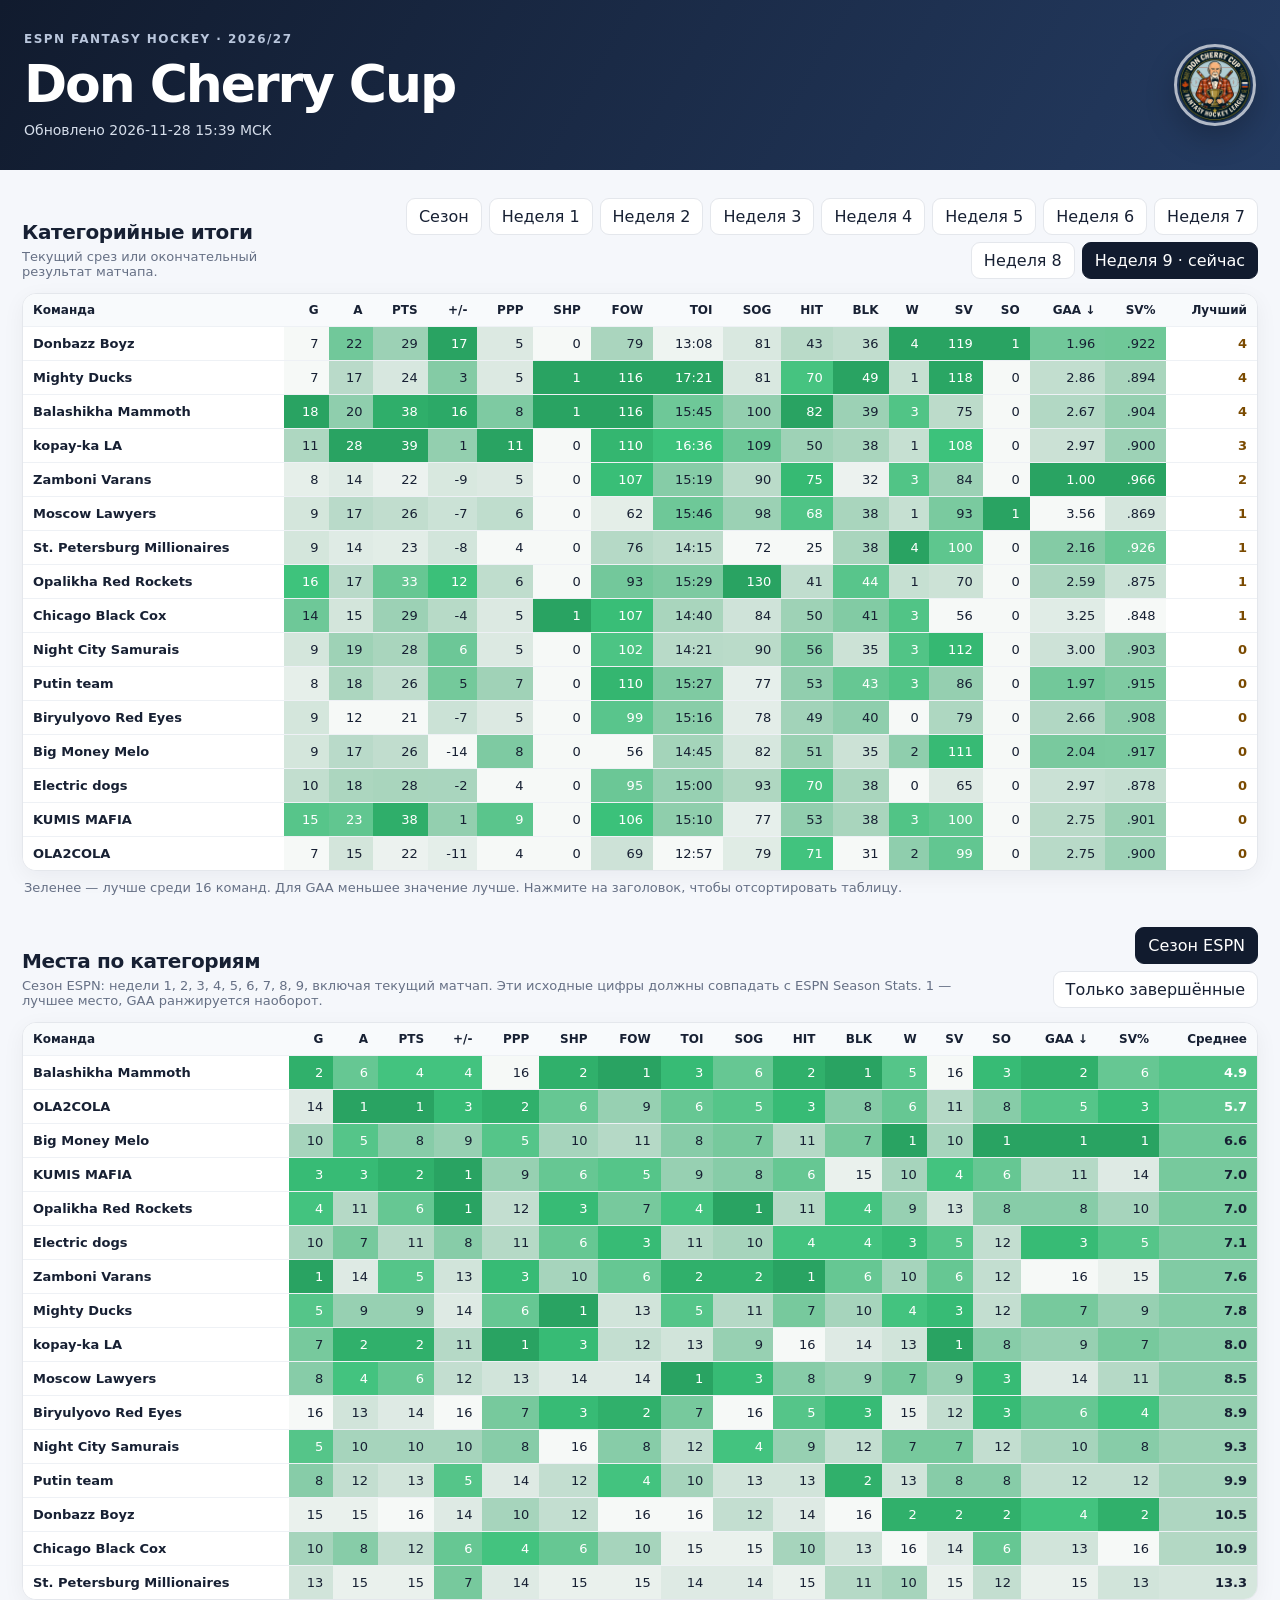
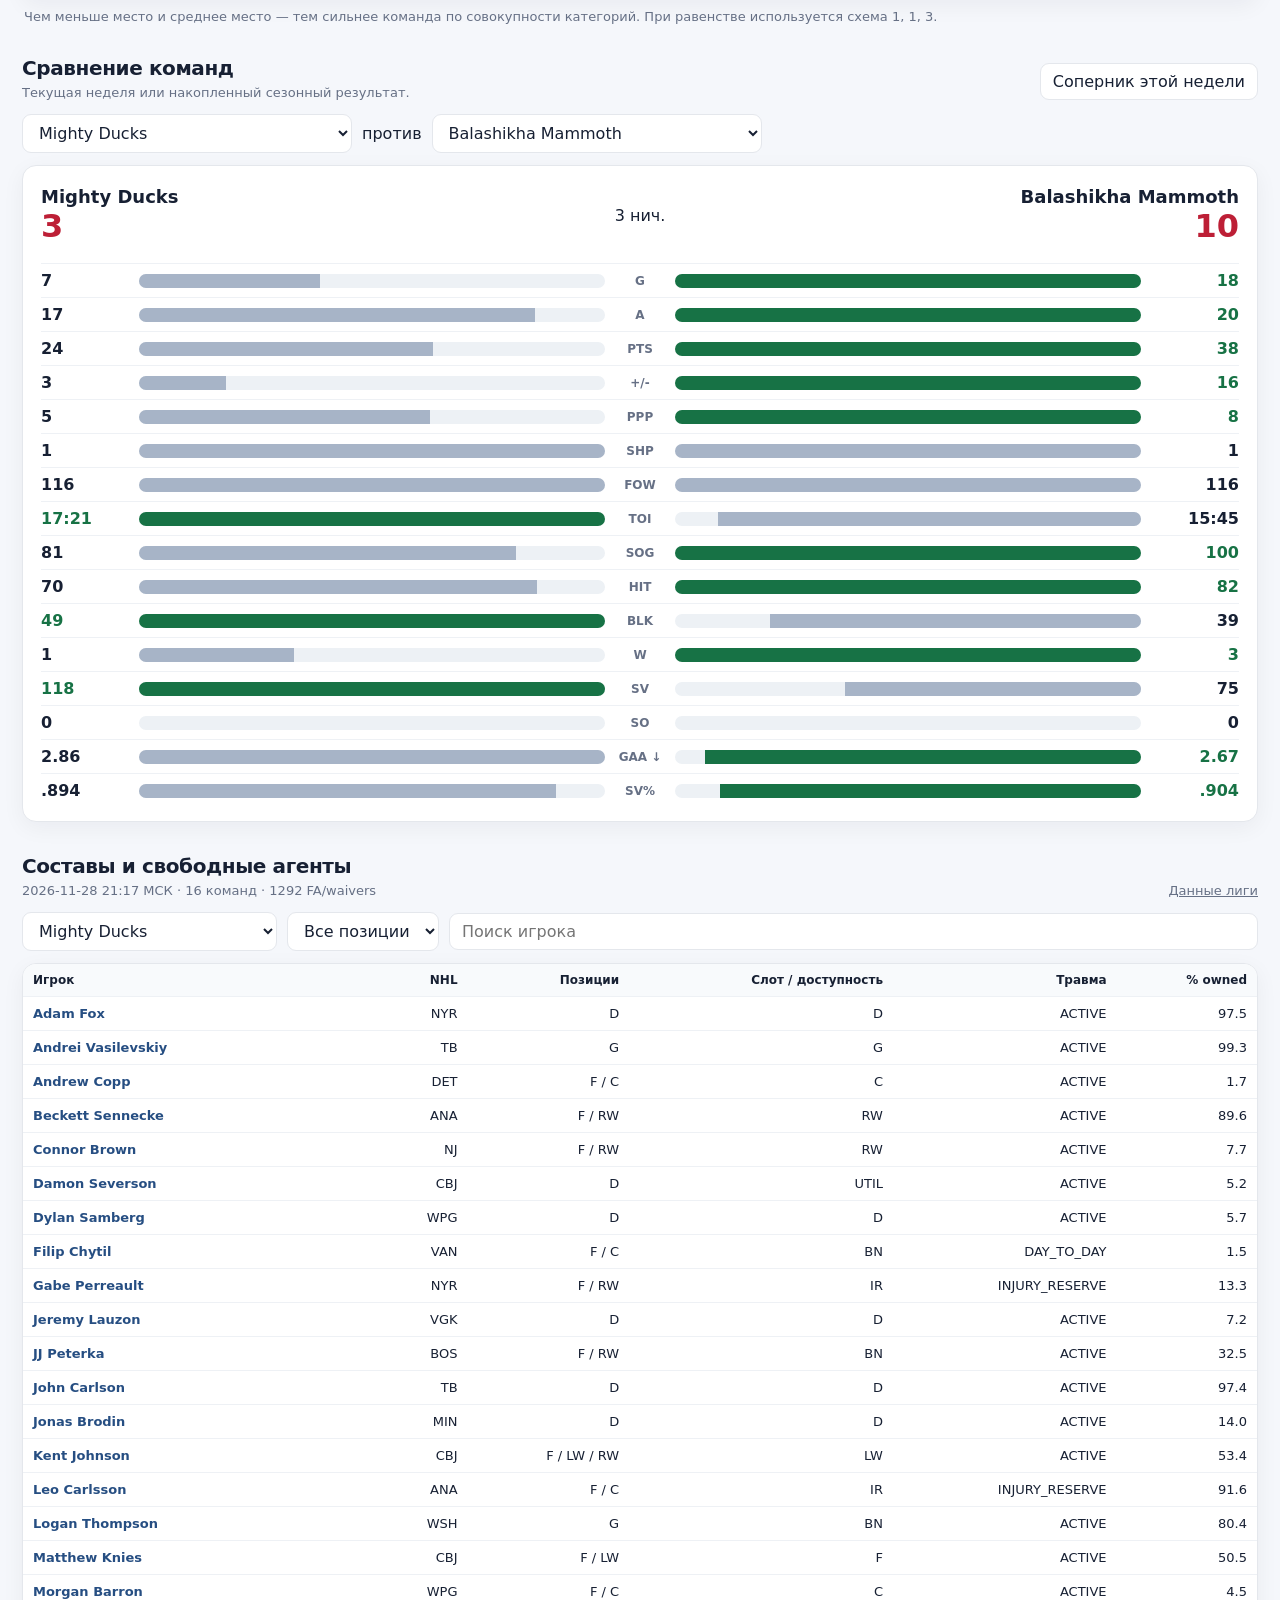
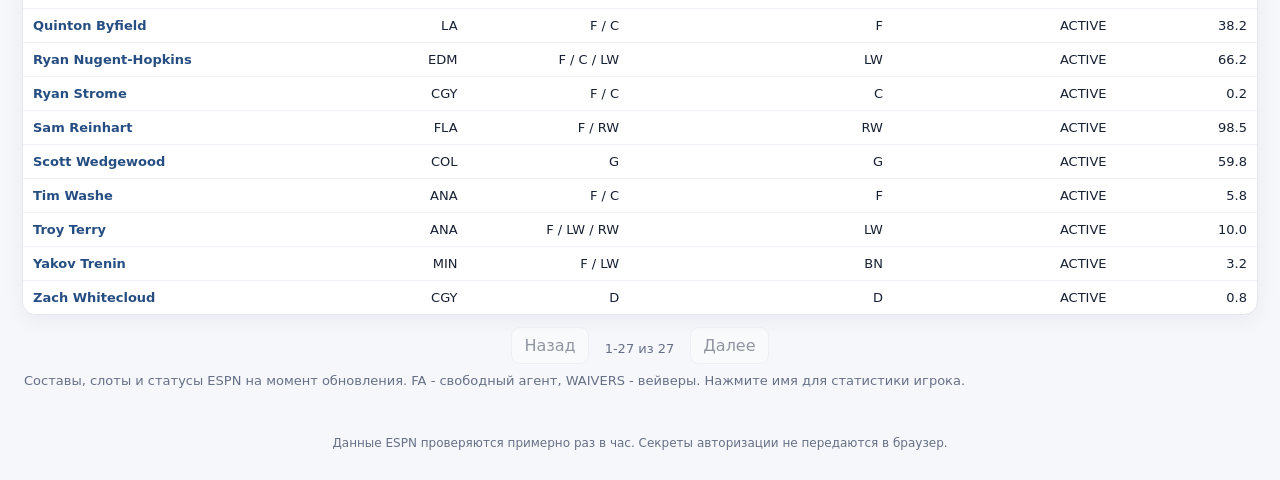
<file: index.html>
<!doctype html>
<html lang="ru">
<head>
  <meta charset="utf-8">
  <meta name="viewport" content="width=device-width,initial-scale=1">
  <meta name="theme-color" content="#111b2e">
  <title>Don Cherry Cup — категорийная таблица</title>
  <link rel="stylesheet" href="styles.css">
</head>
<body>
  <header class="hero">
    <div>
      <p class="eyebrow">ESPN Fantasy Hockey · 2026/27</p>
      <h1>Don Cherry Cup</h1>
      <p id="updated" class="subtitle">Загрузка данных…</p>
    </div>
<div class="hero-mark">
  <img src="league-logo.jpg" alt="Don Cherry Cup logo">
</div>
  </header>

  <main>
    <section aria-labelledby="table-heading">
      <div class="section-head">
        <div>
          <h2 id="table-heading">Категорийные итоги</h2>
          <p id="week-note" class="note"></p>
        </div>
        <div id="week-tabs" class="tabs" aria-label="Период"></div>
      </div>
      <div class="table-card"><table id="league-table"></table></div>
      <p class="legend">Зеленее — лучше среди 16 команд. Для GAA меньшее значение лучше. Нажмите на заголовок, чтобы отсортировать таблицу.</p>
    </section>

    <section aria-labelledby="ranks-heading" class="compare-section">
      <div class="section-head">
        <div>
          <h2 id="ranks-heading">Места по категориям</h2>
          <p id="ranks-note" class="note"></p>
        </div>
        <div id="rank-tabs" class="tabs" aria-label="Период таблицы мест"></div>
      </div>
      <div class="table-card"><table id="ranks-table"></table></div>
      <p class="legend">Чем меньше место и среднее место — тем сильнее команда по совокупности категорий. При равенстве используется схема 1, 1, 3.</p>
    </section>

    <section aria-labelledby="compare-heading" class="compare-section">
      <div class="section-head">
        <div>
          <h2 id="compare-heading">Сравнение команд</h2>
          <p class="note">Текущая неделя или накопленный сезонный результат.</p>
        </div>
        <button id="current-opponent" class="secondary">Соперник этой недели</button>
      </div>
      <div class="selectors">
        <select id="team-a" aria-label="Первая команда"></select>
        <span>против</span>
        <select id="team-b" aria-label="Вторая команда"></select>
      </div>
      <div id="compare" class="compare-card"></div>
    </section>
    <section aria-labelledby="roster-heading" class="compare-section">
      <div class="section-head">
        <div>
          <h2 id="roster-heading">Составы и свободные агенты</h2>
          <p id="roster-note" class="note">Загрузка составов…</p>
        </div>
        <a href="analysis.json" class="note">Данные лиги</a>
      </div>
      <div class="selectors player-filters">
        <select id="roster-team" aria-label="Команда или свободные агенты"></select>
        <select id="player-position" aria-label="Позиция">
          <option value="">Все позиции</option>
          <option>C</option><option>LW</option><option>RW</option><option>D</option><option>G</option>
        </select>
        <input id="player-search" type="search" placeholder="Поиск игрока" aria-label="Поиск игрока">
      </div>
      <div class="table-card"><table id="roster-table"></table></div>
      <div class="player-pager">
        <button id="players-prev" class="secondary">Назад</button>
        <span id="players-count" class="note"></span>
        <button id="players-next" class="secondary">Далее</button>
      </div>
      <p class="legend">Составы, слоты и статусы ESPN на момент обновления. FA - свободный агент, WAIVERS - вейверы. Нажмите имя для статистики игрока.</p>
    </section>


  </main>

  <footer>Данные ESPN проверяются примерно раз в час. Секреты авторизации не передаются в браузер.</footer>
  <script src="app.js"></script>
  <script src="players.js"></script>
</body>
</html>
</file>
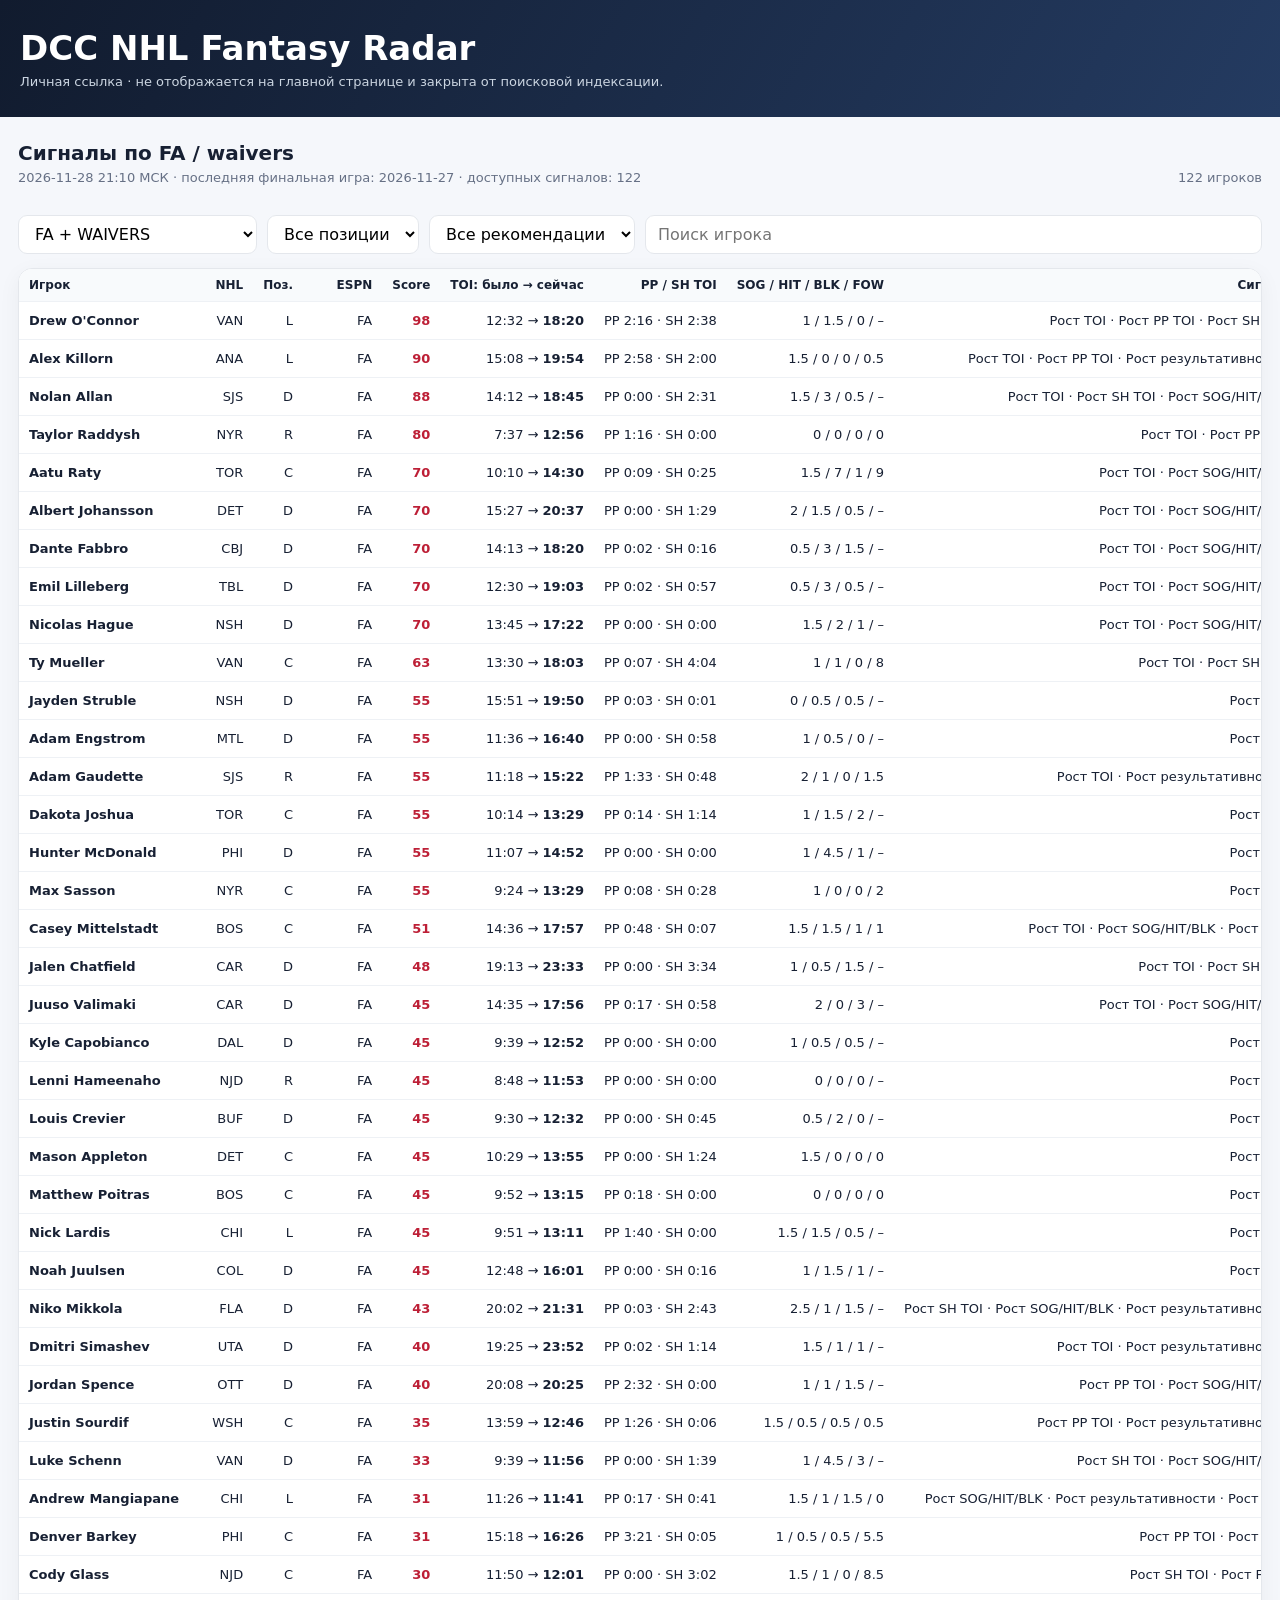
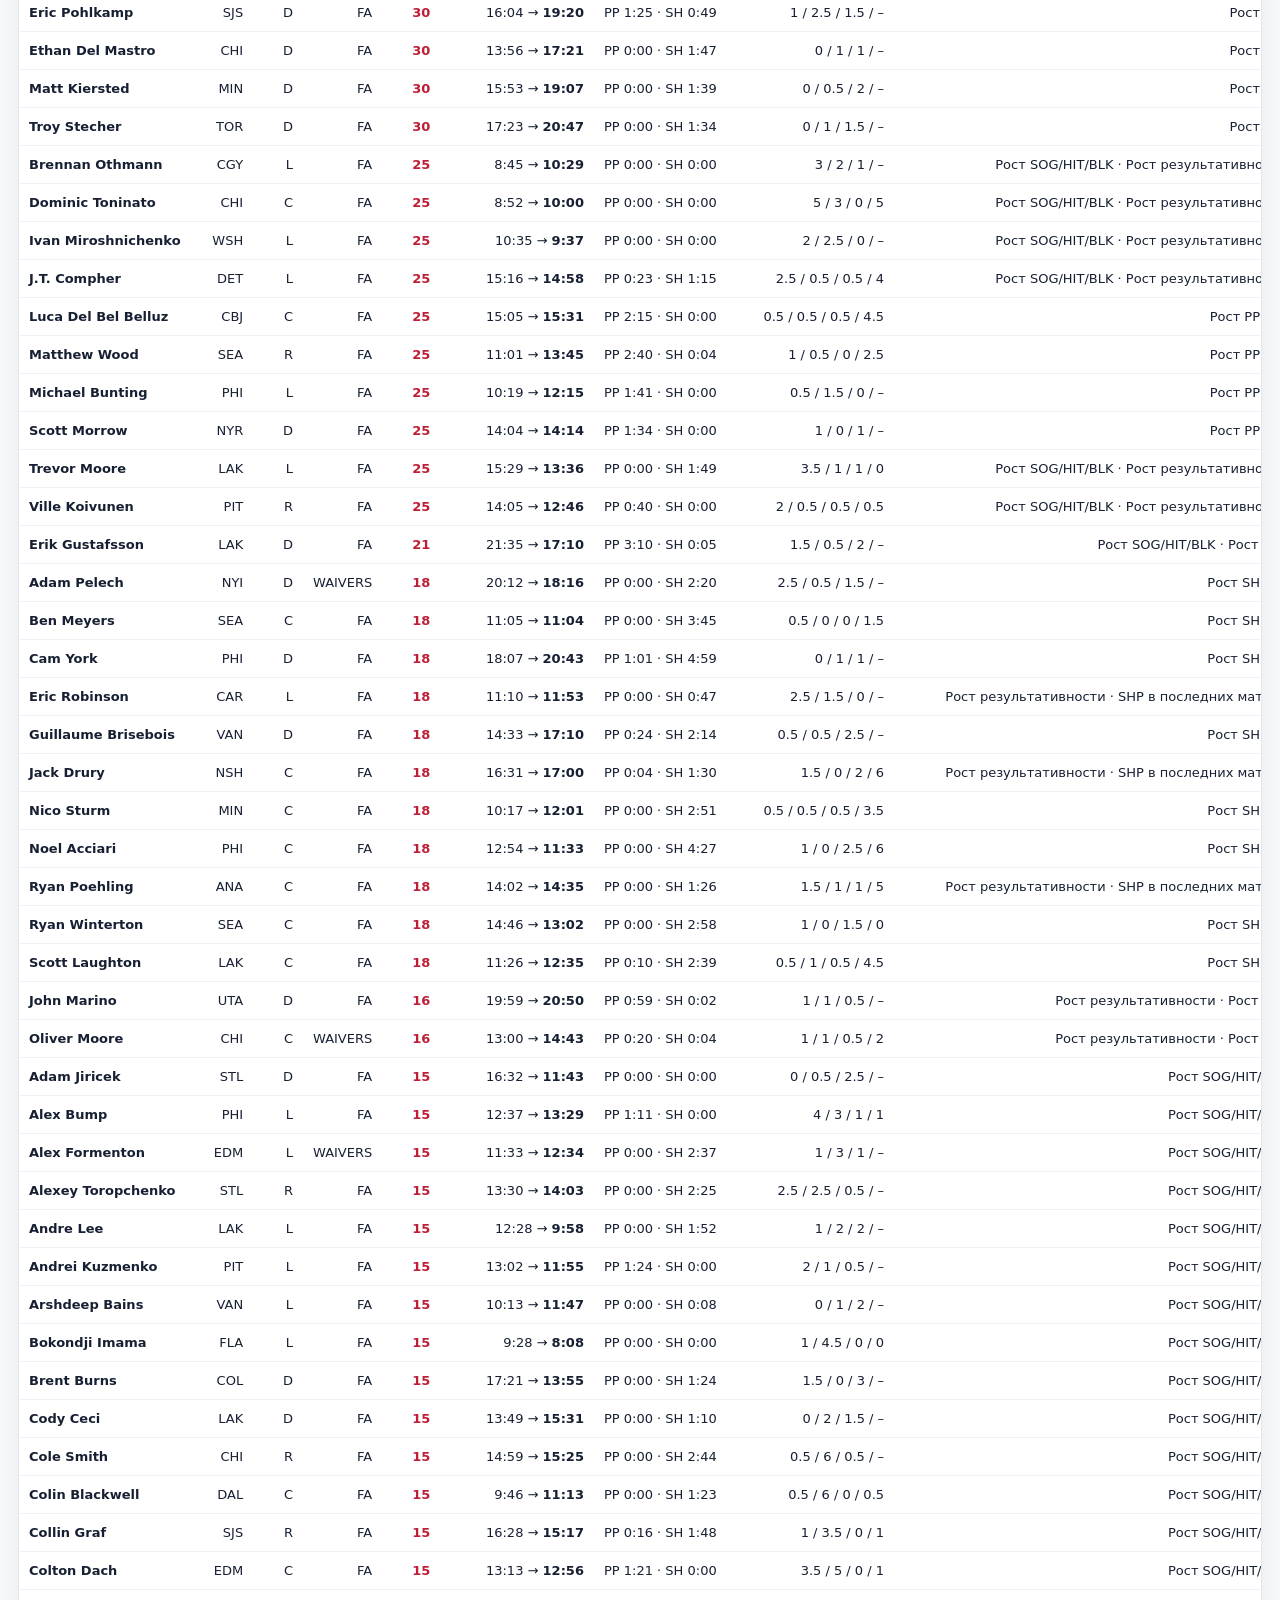
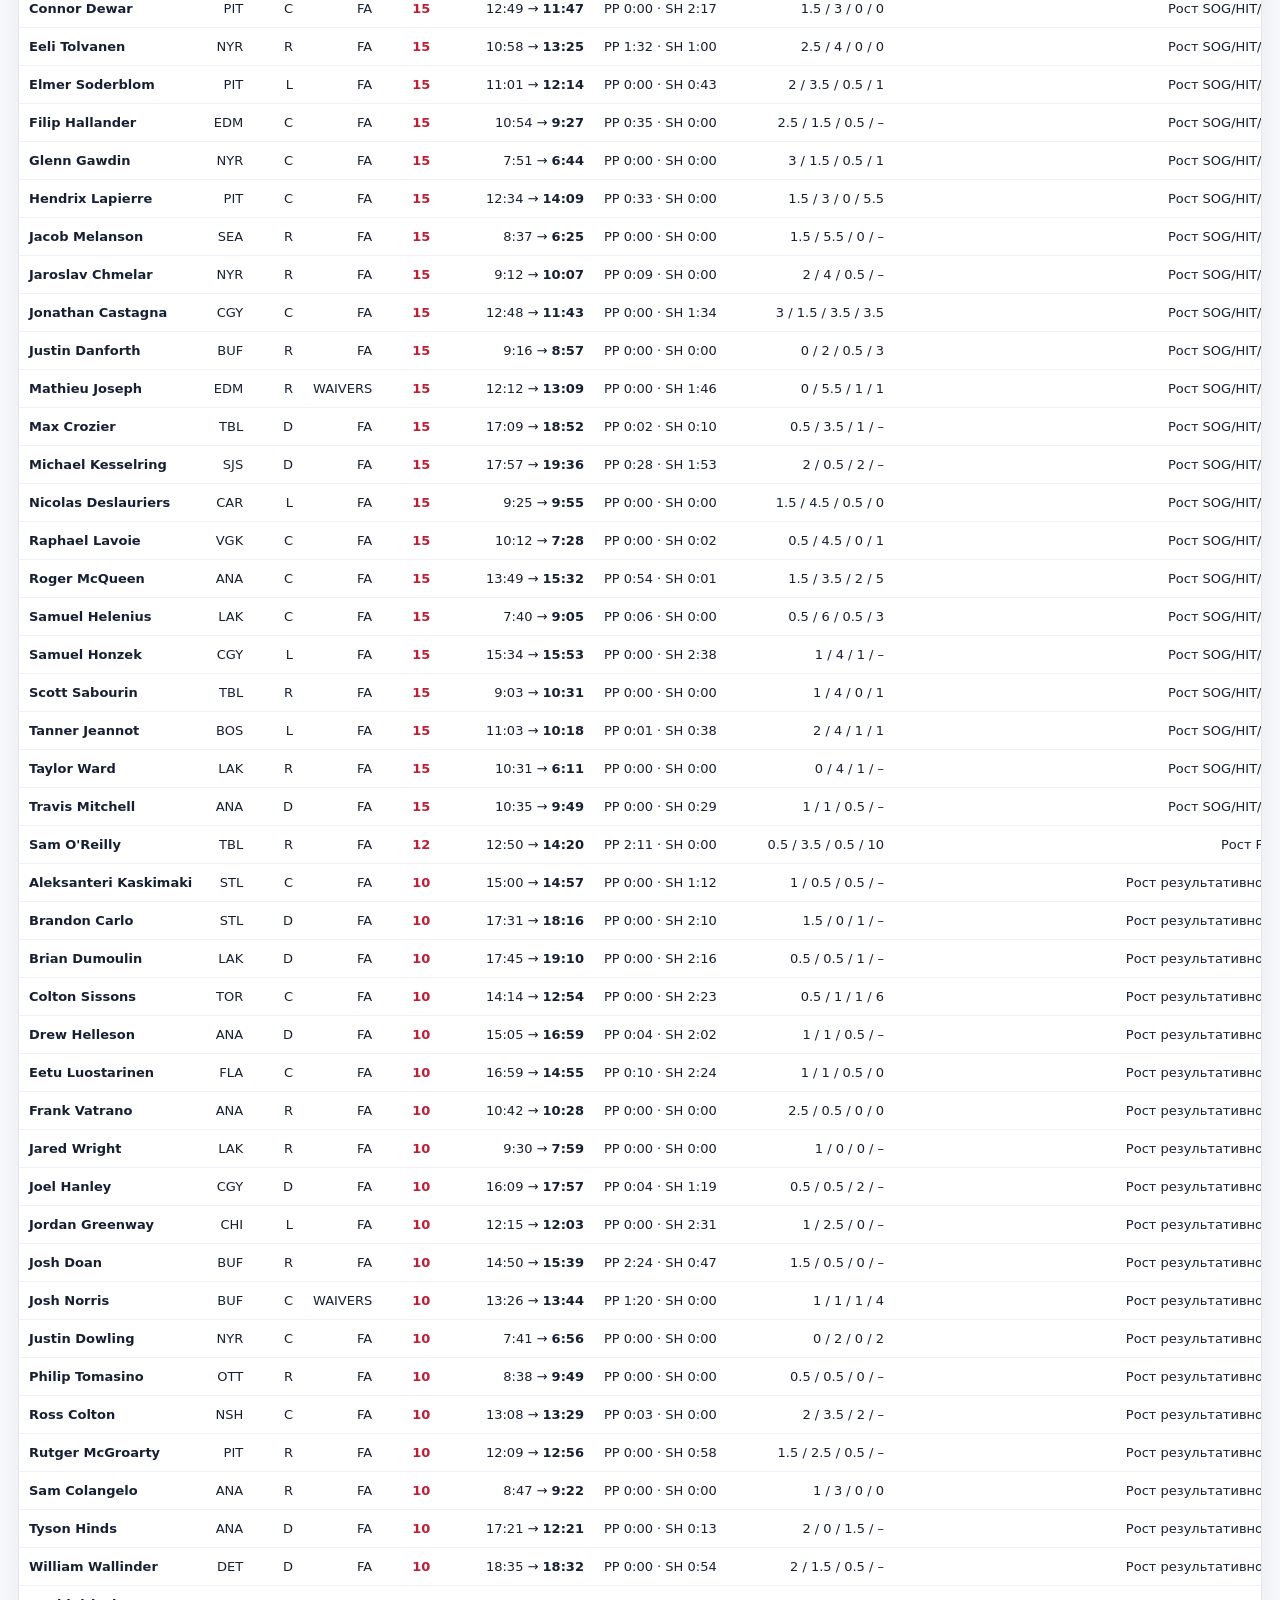
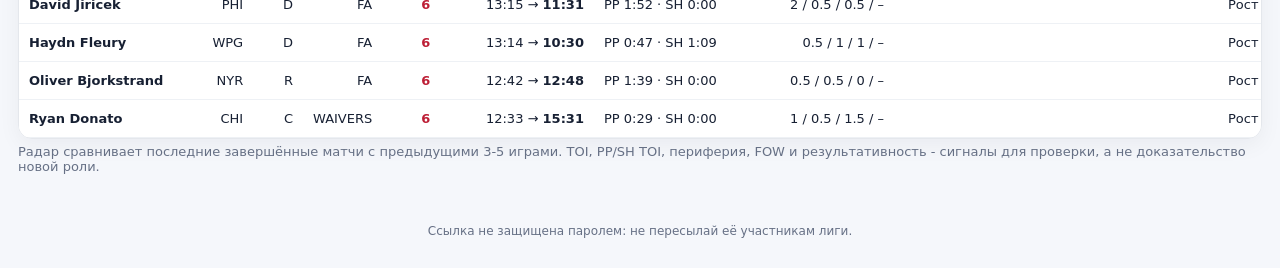
<file: ducks-radar-7c91e4f2/index.html>
<!doctype html>
<html lang="ru">
<head>
  <meta charset="utf-8">
  <meta name="viewport" content="width=device-width,initial-scale=1">
  <meta name="robots" content="noindex,nofollow,noarchive,nosnippet">
  <meta name="googlebot" content="noindex,nofollow,noarchive,nosnippet">
  <meta name="theme-color" content="#111b2e">
  <title>DCC NHL Fantasy Radar</title>
  <style>
    :root{--ink:#172033;--muted:#667085;--line:#e4e7ec;--surface:#fff;--canvas:#f5f7fb;--navy:#111b2e;--red:#bd1f36}
    *{box-sizing:border-box} body{margin:0;background:var(--canvas);color:var(--ink);font-family:Inter,"Segoe UI",system-ui,sans-serif}
    header{padding:28px max(20px,calc((100vw - 1450px)/2));background:linear-gradient(120deg,var(--navy),#243b61);color:#fff}
    header p{margin:6px 0 0;color:#cbd5e1;font-size:13px} h1{margin:0;font-size:34px}
    main{max-width:1450px;margin:auto;padding:24px 18px 50px}.top{display:flex;justify-content:space-between;gap:16px;align-items:end;margin-bottom:14px}
    h2{margin:0;font-size:20px}.note{font-size:13px;color:var(--muted);margin:5px 0 0}.controls{display:flex;gap:10px;flex-wrap:wrap;margin-bottom:14px}
    select,input{font:inherit;border:1px solid var(--line);border-radius:9px;background:white;padding:8px 12px}
    input{min-width:220px;flex:1}.cards{display:grid;grid-template-columns:repeat(auto-fit,minmax(220px,1fr));gap:10px;margin:12px 0 16px}
    .card{background:#fff;border:1px solid var(--line);border-radius:12px;padding:12px 14px;box-shadow:0 4px 14px rgba(16,24,40,.04)}
    .card strong{display:block}.card span{display:block;font-size:12px;color:var(--muted);margin-top:4px}.card b{display:block;color:var(--red);font-size:12px;margin-top:5px}
    .wrap{background:#fff;border:1px solid var(--line);border-radius:14px;overflow:auto;box-shadow:0 6px 22px rgba(16,24,40,.05)}
    table{width:100%;border-collapse:collapse;font-size:13px;font-variant-numeric:tabular-nums}th,td{padding:9px 10px;border-bottom:1px solid #eef1f5;text-align:right;white-space:nowrap}
    th{position:sticky;top:0;background:#f8fafc;cursor:pointer;z-index:2;font-size:12px}th:first-child,td:first-child{position:sticky;left:0;text-align:left;background:#fff;z-index:1;min-width:175px}
    th:first-child{background:#f8fafc;z-index:3}.score{font-weight:800;color:var(--red)}.pill{display:inline-block;padding:3px 7px;border-radius:999px;font-size:11px;font-weight:800}
    .high{background:#dcfce7;color:#166534}.medium{background:#fef3c7;color:#92400e}.low{background:#f3f4f6;color:#4b5563}.add{background:#fee2e2;color:#991b1b}.watch{background:#e0f2fe;color:#075985}
    footer{padding:0 18px 30px;text-align:center;color:var(--muted);font-size:12px}
    @media(max-width:760px){header{padding:22px 16px}main{padding:18px 10px 40px}.top{align-items:flex-start;flex-direction:column}.controls{flex-direction:column}.controls>*{width:100%}}
  </style>
</head>
<body>
<header>
  <h1>DCC NHL Fantasy Radar</h1>
  <p>Личная ссылка · не отображается на главной странице и закрыта от поисковой индексации.</p>
</header>
<main>
  <div class="top">
    <div>
      <h2>Сигналы по FA / waivers</h2>
      <p id="note" class="note">Загрузка…</p>
    </div>
    <div id="count" class="note"></div>
  </div>

  <div id="new" class="cards"></div>

  <div class="controls">
    <select id="availability">
      <option value="available">FA + WAIVERS</option>
      <option value="FREEAGENT">Только FA</option>
      <option value="WAIVERS">Только WAIVERS</option>
      <option value="all">Все игроки с сигналом</option>
    </select>
    <select id="position">
      <option value="">Все позиции</option>
      <option value="C">C</option><option value="L">LW</option><option value="R">RW</option><option value="D">D</option>
    </select>
    <select id="recommendation">
      <option value="">Все рекомендации</option>
      <option value="ADD CANDIDATE">ADD CANDIDATE</option>
      <option value="WATCH">WATCH</option>
      <option value="TRACK ONLY">TRACK ONLY</option>
    </select>
    <input id="search" type="search" placeholder="Поиск игрока">
  </div>

  <div class="wrap"><table id="table"></table></div>
  <p class="note">Радар сравнивает последние завершённые матчи с предыдущими 3-5 играми. TOI, PP/SH TOI, периферия, FOW и результативность - сигналы для проверки, а не доказательство новой роли.</p>
</main>
<footer>Ссылка не защищена паролем: не пересылай её участникам лиги.</footer>
<script>
(() => {
  const state={data:null,availability:"available",position:"",recommendation:"",search:"",sort:"score",dir:-1};
  const $=id=>document.getElementById(id);
  const esc=v=>String(v??"").replace(/[&<>"']/g,c=>({"&":"&amp;","<":"&lt;",">":"&gt;",'"':"&quot;","'":"&#039;"}[c]));
  const sec=v=>{if(v==null||!Number.isFinite(Number(v)))return "–";const n=Math.round(Number(v));return Math.floor(n/60)+":"+String(n%60).padStart(2,"0")};
  const num=v=>v==null?"–":Number(v).toFixed(1).replace(/\.0$/,"");
  const status=v=>v==="FREEAGENT"?"FA":v==="WAIVERS"?"WAIVERS":v==="ONTEAM"?"ONTEAM":(v||"UNKNOWN");
  function filtered(){
    let rows=state.data.signals.filter(r=>{
      const av=state.availability==="all"||state.availability==="available"&&["FREEAGENT","WAIVERS"].includes(r.espn_status)||r.espn_status===state.availability;
      const pos=!state.position||r.position===state.position;
      const rec=!state.recommendation||r.recommendation===state.recommendation;
      const q=!state.search||String(r.name||"").toLowerCase().includes(state.search);
      return av&&pos&&rec&&q;
    });
    const rank={HIGH:3,MEDIUM:2,LOW:1};
    rows.sort((a,b)=>{let x,y;if(state.sort==="name"){x=a.name;y=b.name}else if(state.sort==="team"){x=a.nhl_team;y=b.nhl_team}else if(state.sort==="reliability"){x=rank[a.reliability]||0;y=rank[b.reliability]||0}else{x=Number(a[state.sort]??0);y=Number(b[state.sort]??0)}return(typeof x==="string"?x.localeCompare(y):(x-y))*state.dir});
    return rows;
  }
  function renderNew(){
    const items=state.data.new_signals||[];
    $("new").innerHTML=items.length?items.slice(0,8).map(r=>`<div class="card"><strong>${esc(r.name)}</strong><span>${esc(r.nhl_team||"–")} · ${esc(status(r.espn_status))}</span><span>${esc((r.new_signal_types||[]).join(", "))}</span><b>${esc(r.recommendation)} · ${r.score}</b></div>`).join(""):"";
  }
  function render(){
    const rows=filtered();$("count").textContent=rows.length+" игроков";
    $("note").textContent=`${state.data.updated} · последняя финальная игра: ${state.data.latest_final_game_date||"–"} · доступных сигналов: ${state.data.counts?.signals_available??0}`;
    $("table").innerHTML=`<thead><tr>
      <th data-sort="name">Игрок</th><th data-sort="team">NHL</th><th>Поз.</th><th>ESPN</th><th data-sort="score">Score</th>
      <th>TOI: было → сейчас</th><th>PP / SH TOI</th><th>SOG / HIT / BLK / FOW</th><th>Сигнал</th>
      <th data-sort="reliability">Надёжность</th><th>Рекомендация</th><th>Свежесть</th>
    </tr></thead><tbody>${rows.map(r=>{const m=r.metrics||{};return `<tr>
      <td><strong>${esc(r.name)}</strong></td><td>${esc(r.nhl_team||"–")}</td><td>${esc(r.position||"–")}</td><td>${esc(status(r.espn_status))}</td>
      <td class="score">${r.score}</td><td>${sec(m.toi?.baseline)} → <strong>${sec(m.toi?.recent)}</strong></td>
      <td>PP ${sec(m.pp_toi?.recent)} · SH ${sec(m.sh_toi?.recent)}</td><td>${num(m.sog?.recent)} / ${num(m.hit?.recent)} / ${num(m.blk?.recent)} / ${num(m.fow?.recent)}</td>
      <td>${esc((r.signals||[]).map(s=>s.label).join(" · "))}</td><td><span class="pill ${String(r.reliability||"").toLowerCase()}">${esc(r.reliability)}</span></td>
      <td><span class="pill ${r.recommendation==="ADD CANDIDATE"?"add":"watch"}">${esc(r.recommendation)}</span></td><td>${esc(r.latest_final_game_date||"–")}</td>
    </tr>`}).join("")}</tbody>`;
    document.querySelectorAll("[data-sort]").forEach(th=>th.onclick=()=>{const k=th.dataset.sort;if(state.sort===k)state.dir*=-1;else{state.sort=k;state.dir=(k==="name"||k==="team")?1:-1}render()});
  }
  async function init(){
    try{
      const r=await fetch("radar.json?v="+Date.now(),{cache:"no-store"});if(!r.ok)throw new Error("HTTP "+r.status);state.data=await r.json();
      [["availability","availability"],["position","position"],["recommendation","recommendation"]].forEach(([id,key])=>$(id).onchange=e=>{state[key]=e.target.value;render()});
      $("search").oninput=e=>{state.search=e.target.value.trim().toLowerCase();render()};
      renderNew();render();
    }catch(e){$("note").textContent="Радар пока недоступен: "+e.message}
  }
  init();
})();
</script>
</body>
</html>
</file>
<file: styles.css>
:root {
  --ink: #172033;
  --muted: #667085;
  --line: #e4e7ec;
  --surface: #ffffff;
  --canvas: #f5f7fb;
  --navy: #111b2e;
  --red: #bd1f36;
  --green: #177245;
}

* { box-sizing: border-box; }

body {
  margin: 0;
  background: var(--canvas);
  color: var(--ink);
  font-family: Inter, "Segoe UI", system-ui, sans-serif;
}

.hero {
  min-height: 170px;
  padding: 30px max(24px, calc((100vw - 1380px) / 2));
  color: white;
  background: linear-gradient(120deg, var(--navy), #243b61);
  display: flex;
  justify-content: space-between;
  align-items: center;
  gap: 20px;
}

.eyebrow {
  margin: 0 0 8px;
  color: #b9c6dc;
  text-transform: uppercase;
  font-size: 12px;
  letter-spacing: .12em;
  font-weight: 700;
}

h1 {
  margin: 0;
  font-size: clamp(30px, 5vw, 52px);
  letter-spacing: -.04em;
}

.subtitle {
  margin: 8px 0 0;
  color: #d6deeb;
  font-size: 14px;
}

.hero-mark {
  width: 82px;
  height: 82px;
  border-radius: 50%;
  overflow: hidden;
  display: flex;
  align-items: center;
  justify-content: center;
  background: transparent;
  border: 3px solid rgba(255, 255, 255, .65);
  box-shadow: 0 12px 30px rgba(0, 0, 0, .22);
  flex: 0 0 82px;
}

.hero-mark img {
  width: 100%;
  height: 100%;
  object-fit: cover;
  display: block;
}

main {
  max-width: 1380px;
  margin: 0 auto;
  padding: 28px 22px 48px;
}

.section-head {
  display: flex;
  justify-content: space-between;
  align-items: end;
  gap: 18px;
  margin-bottom: 14px;
}

h2 {
  margin: 0;
  font-size: 20px;
  letter-spacing: -.02em;
}

.note,
.legend {
  color: var(--muted);
  font-size: 13px;
}

.note { margin: 5px 0 0; }
.legend { margin: 9px 2px 0; }

.tabs {
  display: flex;
  flex-wrap: wrap;
  justify-content: flex-end;
  gap: 7px;
}

button,
select {
  font: inherit;
}

.tabs button,
.secondary,
select {
  border: 1px solid var(--line);
  background: white;
  color: var(--ink);
  border-radius: 9px;
  padding: 8px 12px;
  cursor: pointer;
}

.tabs button.active {
  background: var(--navy);
  color: white;
  border-color: var(--navy);
}

.secondary:hover,
.tabs button:hover {
  border-color: #98a2b3;
}

.table-card,
.compare-card {
  background: var(--surface);
  border: 1px solid var(--line);
  border-radius: 14px;
  box-shadow: 0 6px 22px rgba(16, 24, 40, .05);
  overflow: auto;
}

table {
  width: 100%;
  border-collapse: collapse;
  font-size: 13px;
  font-variant-numeric: tabular-nums;
}

th,
td {
  padding: 9px 10px;
  border-bottom: 1px solid #eef1f5;
  text-align: right;
  white-space: nowrap;
}

th {
  position: sticky;
  top: 0;
  background: #f8fafc;
  z-index: 2;
  cursor: pointer;
  font-size: 12px;
}

th:first-child,
td:first-child {
  position: sticky;
  left: 0;
  text-align: left;
  z-index: 1;
  background: white;
  min-width: 205px;
}

th:first-child {
  background: #f8fafc;
  z-index: 3;
}

tr:last-child td { border-bottom: 0; }

.team-name { font-weight: 650; }
.leader-count { font-weight: 750; color: #7a4a00; }
.rank-average { font-weight: 800; }

.compare-section { margin-top: 32px; }

.selectors {
  display: flex;
  align-items: center;
  gap: 10px;
  margin-bottom: 12px;
}

.selectors select { min-width: min(330px, 42vw); }

.compare-card { padding: 14px 18px; }

.scoreline {
  display: grid;
  grid-template-columns: 1fr auto 1fr;
  align-items: center;
  gap: 18px;
  margin: 6px 0 18px;
}

.scoreline .side:last-child { text-align: right; }

.side strong {
  display: block;
  font-size: 18px;
}

.side b {
  font-size: 32px;
  color: var(--red);
}

.compare-row {
  display: grid;
  grid-template-columns: 90px minmax(70px, 1fr) 54px minmax(70px, 1fr) 90px;
  align-items: center;
  gap: 8px;
  padding: 7px 0;
  border-top: 1px solid #eef1f5;
}

.compare-row .cat {
  text-align: center;
  color: var(--muted);
  font-size: 12px;
  font-weight: 750;
}

.compare-row .right { text-align: right; }

.bar {
  height: 14px;
  border-radius: 999px;
  background: #edf1f5;
  overflow: hidden;
  display: flex;
}

.bar.right { justify-content: flex-end; }

.fill {
  height: 100%;
  background: #a7b4c7;
}

.fill.win { background: var(--green); }

.value {
  font-variant-numeric: tabular-nums;
  font-weight: 700;
}

.value.win { color: var(--green); }

.goalie-warning {
  color: #a15c00;
  font-size: 11px;
}

footer {
  text-align: center;
  padding: 0 20px 30px;
  color: var(--muted);
  font-size: 12px;
}

.player-filters { flex-wrap: wrap; }
.player-filters select { min-width: 150px; }
.player-filters input { font: inherit; padding: 8px 12px; border: 1px solid var(--line); border-radius: 9px; flex: 1; min-width: 170px; }
.player-pager { display: flex; align-items: center; justify-content: center; gap: 16px; margin-top: 12px; }
button:disabled { opacity: .45; cursor: default; }
.player-name { border: 0; padding: 0; background: transparent; color: #264e82; font: inherit; font-weight: 650; cursor: pointer; }
.player-name:hover { text-decoration: underline; }
.player-detail { width: min(1100px, 94vw); max-height: 85vh; border: 1px solid var(--line); border-radius: 14px; padding: 22px; }
.player-detail::backdrop { background: rgb(17 27 46 / .6); }
.close-dialog { float: right; margin-bottom: 14px; }

.error {
  margin: 30px auto;
  max-width: 720px;
  background: #fff1f2;
  color: #9f1239;
  border: 1px solid #fecdd3;
  border-radius: 12px;
  padding: 18px;
}

@media (max-width: 760px) {
  .hero {
    min-height: 140px;
    padding: 24px 20px;
  }

  .hero-mark {
    width: 64px;
    height: 64px;
    flex: 0 0 64px;
  }

  main { padding: 22px 12px 40px; }

  .section-head {
    align-items: flex-start;
    flex-direction: column;
  }

  .tabs { justify-content: flex-start; }

  .selectors {
    align-items: stretch;
    flex-direction: column;
  }

  .selectors select {
    width: 100%;
    min-width: 0;
  }

  .selectors span {
    text-align: center;
    color: var(--muted);
  }

  .compare-row {
    grid-template-columns: 66px 1fr 42px 1fr 66px;
    gap: 5px;
  }

  .compare-card { padding: 12px 10px; }

  th:first-child,
  td:first-child {
    min-width: 170px;
  }
}
</file>
